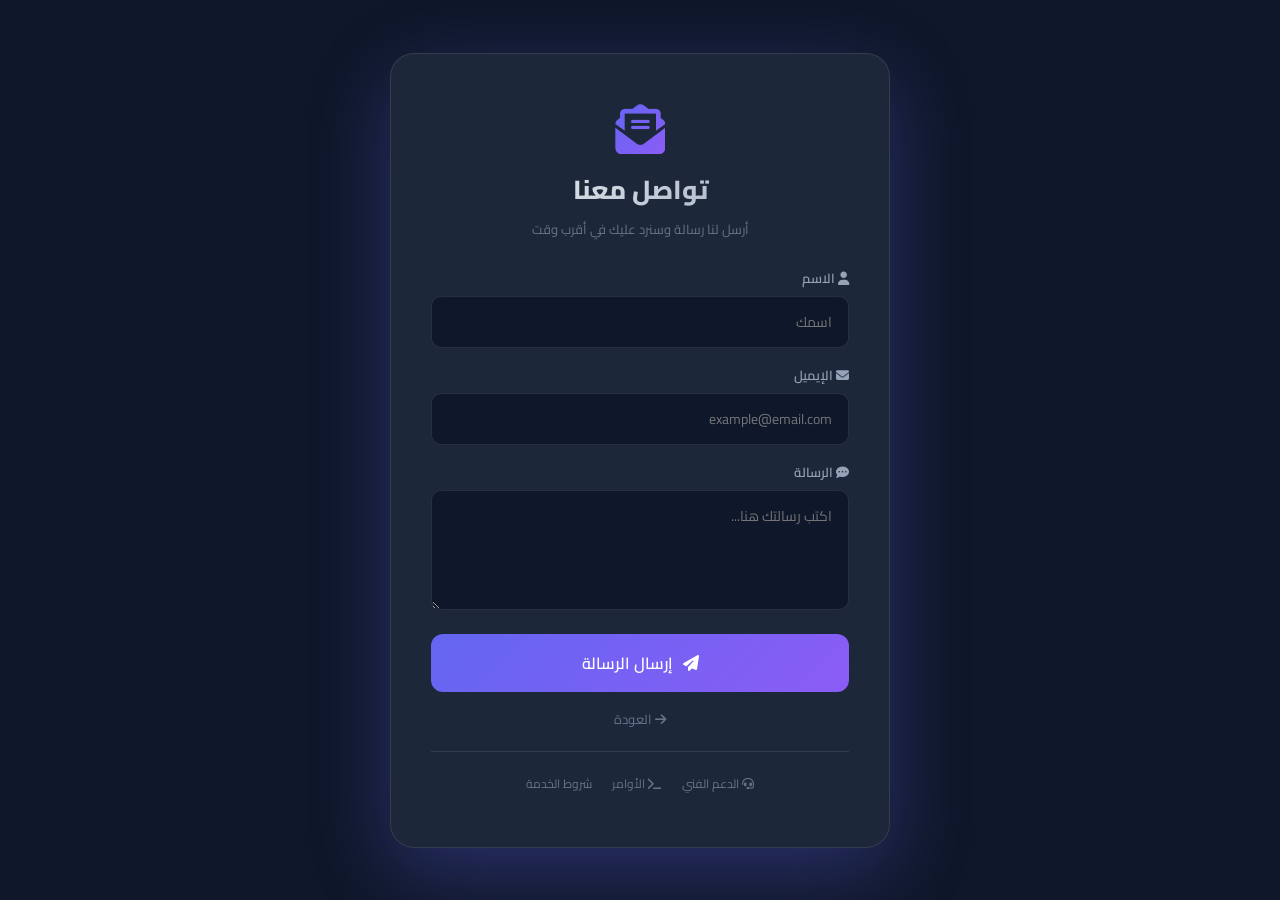
<file: templates/contact.html>
<!DOCTYPE html>
<html lang="ar" dir="rtl">
<head>
    <meta charset="UTF-8">
    <meta name="viewport" content="width=device-width, initial-scale=1.0">
    <title>MAX BOT - تواصل معنا</title>
    <link href="https://fonts.googleapis.com/css2?family=Cairo:wght@300;400;500;600;700;800&display=swap" rel="stylesheet">
    <link rel="stylesheet" href="https://cdnjs.cloudflare.com/ajax/libs/font-awesome/6.4.0/css/all.min.css">
    <style>
        *{margin:0;padding:0;box-sizing:border-box;font-family:'Cairo',sans-serif}
        body{background:#0f172a;color:#f8fafc;min-height:100vh;display:flex;align-items:center;justify-content:center;padding:20px}
        .contact-box{background:rgba(30,41,59,0.95);padding:50px 40px;border-radius:24px;max-width:500px;width:100%;box-shadow:0 25px 80px rgba(99,102,241,0.3);border:1px solid rgba(255,255,255,0.1);text-align:center}
        .logo{margin-bottom:25px}
        .logo i{font-size:50px;background:linear-gradient(135deg,#6366f1,#8b5cf6);-webkit-background-clip:text;-webkit-text-fill-color:transparent}
        .logo h1{font-size:26px;font-weight:800;margin-top:8px;background:linear-gradient(135deg,#f8fafc,#94a3b8);-webkit-background-clip:text;-webkit-text-fill-color:transparent}
        .logo p{color:#64748b;font-size:13px;margin-top:3px}
        .form-group{margin-bottom:15px;text-align:right}
        .form-group label{display:block;color:#94a3b8;font-size:13px;margin-bottom:6px;font-weight:600}
        .form-group input,.form-group textarea{width:100%;padding:12px 16px;border:1px solid rgba(255,255,255,0.1);border-radius:10px;background:#0f172a;color:#f8fafc;font-size:14px;transition:.3s;font-family:'Cairo',sans-serif}
        .form-group input:focus,.form-group textarea:focus{outline:none;border-color:#6366f1;box-shadow:0 0 0 3px rgba(99,102,241,0.2)}
        .form-group textarea{height:120px;resize:vertical}
        .btn-submit{width:100%;padding:14px;border:none;border-radius:12px;background:linear-gradient(135deg,#6366f1,#8b5cf6);color:#fff;font-size:16px;font-weight:600;cursor:pointer;transition:.3s;display:flex;align-items:center;justify-content:center;gap:10px}
        .btn-submit:hover{transform:translateY(-2px);box-shadow:0 10px 30px rgba(99,102,241,0.4)}
        .btn-submit:disabled{opacity:0.5;cursor:not-allowed;transform:none}
        .result{margin-top:15px;padding:12px;border-radius:10px;font-size:14px;display:none}
        .result.ok{display:block;background:rgba(16,185,129,0.2);color:#10b981}
        .result.err{display:block;background:rgba(239,68,68,0.2);color:#ef4444}
        .btn-back{display:block;margin-top:15px;color:#64748b;font-size:13px;text-decoration:none;transition:.2s}
        .btn-back:hover{color:#6366f1}
        .footer-links{margin-top:20px;padding-top:15px;border-top:1px solid rgba(255,255,255,0.1)}
        .footer-links a{color:#64748b;font-size:12px;text-decoration:none;margin:0 8px}
        .footer-links a:hover{color:#6366f1}
    </style>
</head>
<body>
<div class="contact-box">
    <div class="logo">
        <i class="fas fa-envelope-open-text"></i>
        <h1>تواصل معنا</h1>
        <p>أرسل لنا رسالة وسنرد عليك في أقرب وقت</p>
    </div>

    <form id="contact-form">
        <div class="form-group">
            <label><i class="fas fa-user"></i> الاسم</label>
            <input type="text" id="c-name" placeholder="اسمك" required>
        </div>
        <div class="form-group">
            <label><i class="fas fa-envelope"></i> الإيميل</label>
            <input type="email" id="c-email" placeholder="example@email.com" required>
        </div>
        <div class="form-group">
            <label><i class="fas fa-comment-dots"></i> الرسالة</label>
            <textarea id="c-message" placeholder="اكتب رسالتك هنا..." required></textarea>
        </div>
        <button type="submit" class="btn-submit" id="submit-btn">
            <i class="fas fa-paper-plane"></i> إرسال الرسالة
        </button>
    </form>

    <div class="result" id="result"></div>

    <a href="/" class="btn-back"><i class="fas fa-arrow-right"></i> العودة</a>

    <div class="footer-links">
        <a href="/support"><i class="fas fa-headset"></i> الدعم الفني</a>
        <a href="/commands"><i class="fas fa-terminal"></i> الأوامر</a>
        <a href="/terms">شروط الخدمة</a>
    </div>
</div>

<script>
document.getElementById('contact-form').addEventListener('submit', async function(e){
    e.preventDefault();
    const btn = document.getElementById('submit-btn');
    const res = document.getElementById('result');
    btn.disabled = true;
    btn.innerHTML = '<i class="fas fa-spinner fa-spin"></i> جاري الإرسال...';
    try {
        const r = await fetch('/api/contact', {
            method: 'POST',
            headers: {'Content-Type': 'application/json'},
            body: JSON.stringify({
                name: document.getElementById('c-name').value,
                email: document.getElementById('c-email').value,
                message: document.getElementById('c-message').value
            })
        });
        const d = await r.json();
        if(d.ok){
            res.className = 'result ok';
            res.innerHTML = '<i class="fas fa-check-circle"></i> ' + d.message;
            document.getElementById('contact-form').reset();
        } else {
            res.className = 'result err';
            res.innerHTML = '<i class="fas fa-times-circle"></i> ' + (d.error || 'خطأ غير معروف');
        }
    } catch(e){
        res.className = 'result err';
        res.innerHTML = '<i class="fas fa-times-circle"></i> خطأ في الاتصال';
    }
    btn.disabled = false;
    btn.innerHTML = '<i class="fas fa-paper-plane"></i> إرسال الرسالة';
});
</script>
</body>
</html>
</file>
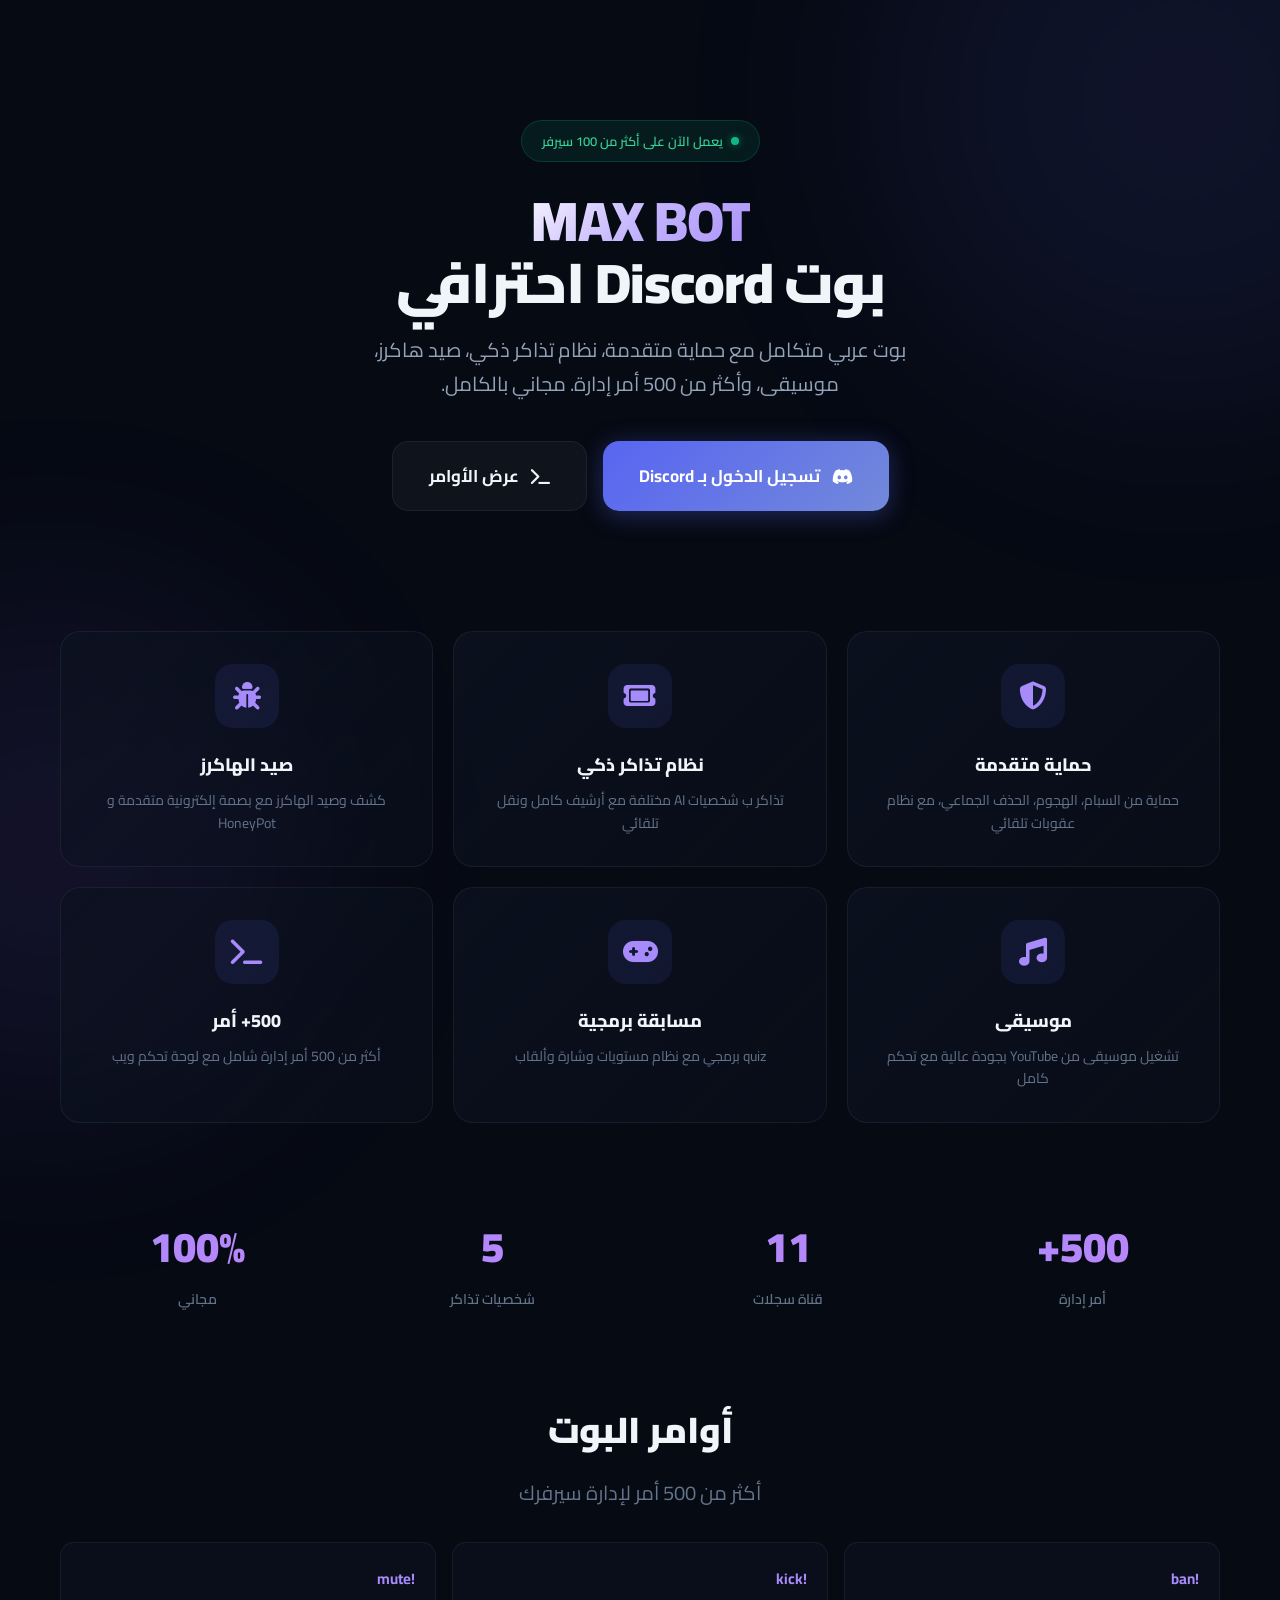
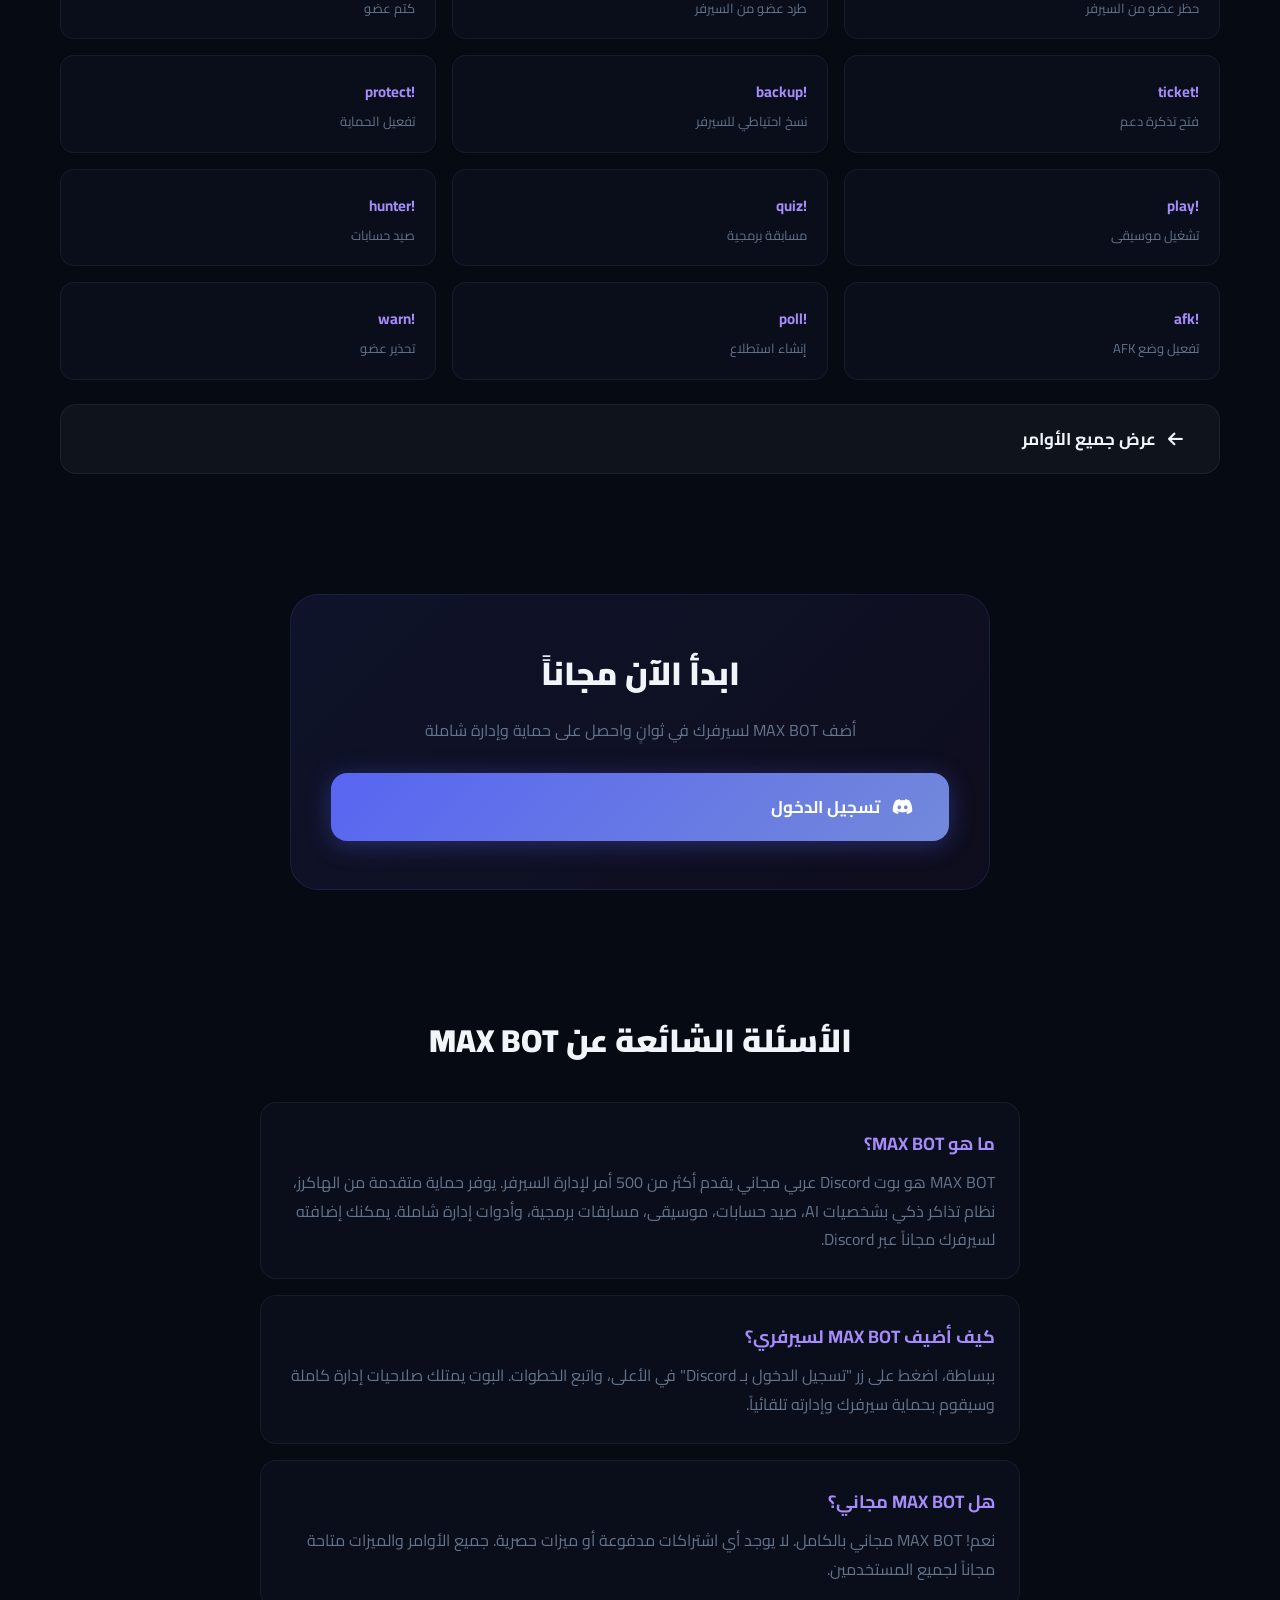
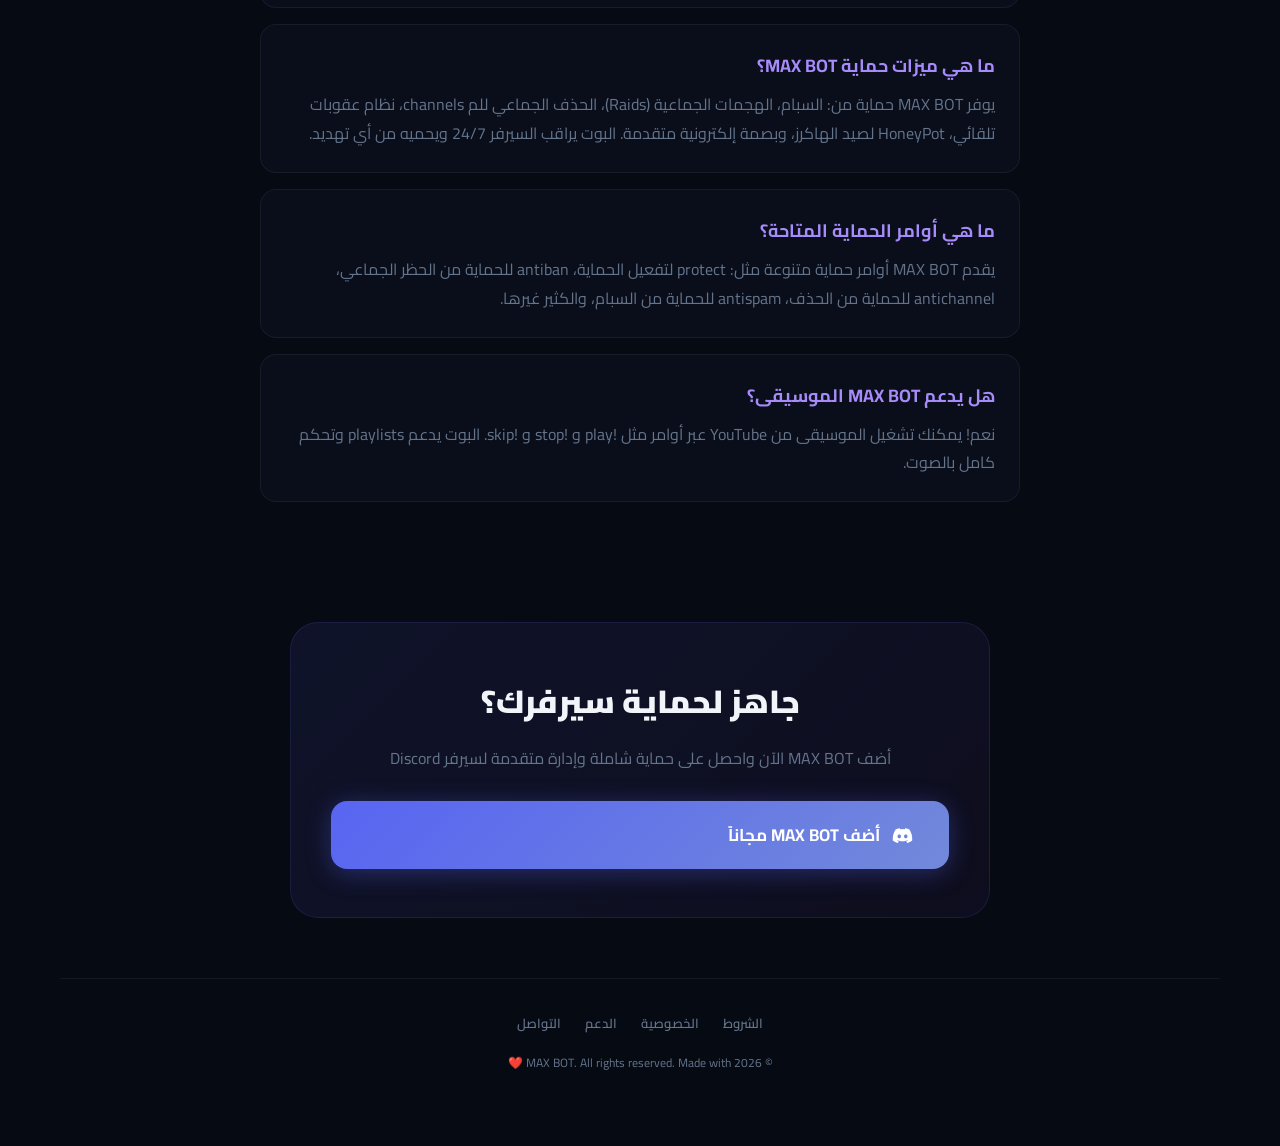
<file: templates/landing.html>
<!DOCTYPE html>
<html lang="ar" dir="rtl">
<head>
    <meta charset="UTF-8">
    <meta name="viewport" content="width=device-width, initial-scale=1.0">
    <title>MAX BOT - بوت Discord احترافي مجاني | حماية وإدارة وتذاكر 2026</title>
    <meta name="description" content="MAX BOT هو أفضل بوت Discord عربي مجاني. يوفر حماية متقدمة من الهاكرز، نظام تذاكر ذكي، صيد حسابات، موسيقى، وأكثر من 500 أمر إدارة. أضفه لسيرفرك الآن مجاناً!">
    <meta name="keywords" content="max bot, ماكس بوت, discord bot, بوت ديسكورد, بوت عربي, بوت مجاني, إدارة سيرفر, حماية, تذاكر, صيد, موسيقى, discord management, server protection, discord bot free, بوت ديسكورد مجاني, افضل بوت ديسكورد, best discord bot, discord bot 2026, بوت حماية سيرفر, بوت تذاكر, حماية من الهاكرز, صيد حسابات ديسكورد">
    <meta name="author" content="MAX BOT Team">
    <meta name="robots" content="index, follow, max-snippet:-1, max-image-preview:large, max-video-preview:-1">
    <meta name="googlebot" content="index, follow, max-snippet:-1, max-image-preview:large">
    <meta name="theme-color" content="#6366f1">
    <meta property="og:title" content="MAX BOT - أفضل بوت Discord عربي مجاني 2026">
    <meta property="og:description" content="بوت Discord عربي مجاني مع حماية متقدمة، تذاكر ذكية، صيد هاكرز، موسيقى، وأكثر من 500 أمر. أضفه لسيرفرك الآن!">
    <meta property="og:type" content="website">
    <meta property="og:url" content="https://web-production-f6fb8.up.railway.app">
    <meta property="og:site_name" content="MAX BOT">
    <meta property="og:locale" content="ar_AR">
    <meta name="twitter:card" content="summary_large_image">
    <meta name="twitter:title" content="MAX BOT - أفضل بوت Discord عربي مجاني 2026">
    <meta name="twitter:description" content="بوت Discord عربي مجاني. حماية، تذاكر، صيد، موسيقى. أضفه الآن!">
    <link rel="canonical" href="https://web-production-f6fb8.up.railway.app">
    <link href="https://fonts.googleapis.com/css2?family=Cairo:wght@300;400;500;600;700;800;900&display=swap" rel="stylesheet">
    <link rel="stylesheet" href="https://cdnjs.cloudflare.com/ajax/libs/font-awesome/6.4.0/css/all.min.css">
    <script type="application/ld+json">
    {
        "@context": "https://schema.org",
        "@type": "SoftwareApplication",
        "name": "MAX BOT",
        "alternateName": ["ماكس بوت", "Max Bot Discord", "MAX BOT Discord"],
        "applicationCategory": "SocialNetworkingApplication",
        "operatingSystem": "Discord",
        "description": "بوت Discord احترافي عربي مجاني مع حماية متقدمة وتذاكر ذكية ونظام صيد وموسيقى وأكثر من 500 أمر إدارة",
        "url": "https://web-production-f6fb8.up.railway.app",
        "screenshot": "https://web-production-f6fb8.up.railway.app/static/screenshot.png",
        "offers": { "@type": "Offer", "price": "0", "priceCurrency": "USD" },
        "author": { "@type": "Organization", "name": "MAX BOT Team" },
        "aggregateRating": { "@type": "AggregateRating", "ratingValue": "4.8", "ratingCount": "150" }
    }
    </script>
    <style>
        *{margin:0;padding:0;box-sizing:border-box;font-family:'Cairo',sans-serif}
        :root{
            --primary:#6366f1;--primary-l:#818cf8;--primary-d:#4f46e5;
            --accent:#a78bfa;--accent2:#c084fc;
            --green:#10b981;--green-l:#34d399;
            --bg:#060a13;--bg2:#0c1220;--bg3:#131b2e;
            --text:#f1f5f9;--text2:#94a3b8;--text3:#64748b;
        }
        body{background:var(--bg);color:var(--text);min-height:100vh;overflow-x:hidden}
        .bg{position:fixed;inset:0;z-index:0;pointer-events:none}
        .bg .orb{position:absolute;border-radius:50%;filter:blur(120px);opacity:0.1;animation:fl 20s infinite ease-in-out}
        .bg .o1{width:600px;height:600px;background:#6366f1;top:-200px;right:-200px}
        .bg .o2{width:500px;height:500px;background:#8b5cf6;bottom:-200px;left:-200px;animation-delay:-7s}
        @keyframes fl{0%,100%{transform:translate(0,0)}50%{transform:translate(50px,-80px)}}
        .wrap{position:relative;z-index:1;max-width:1200px;margin:0 auto;padding:40px 20px}
        .hero{text-align:center;padding:80px 0 60px}
        .badge{display:inline-flex;align-items:center;gap:8px;background:rgba(16,185,129,0.1);border:1px solid rgba(16,185,129,0.2);color:var(--green-l);padding:8px 20px;border-radius:24px;font-size:13px;font-weight:600;margin-bottom:28px}
        .badge .dot{width:8px;height:8px;border-radius:50%;background:var(--green);box-shadow:0 0 8px rgba(16,185,129,0.6);animation:blink 2s infinite}
        @keyframes blink{0%,100%{opacity:1}50%{opacity:0.4}}
        h1{font-size:56px;font-weight:900;letter-spacing:-1px;line-height:1.1;margin-bottom:20px}
        h1 .grad{background:linear-gradient(135deg,#fff,#c4b5fd,#a78bfa);-webkit-background-clip:text;-webkit-text-fill-color:transparent}
        .sub{font-size:20px;color:var(--text2);line-height:1.7;margin-bottom:40px;max-width:600px;margin-left:auto;margin-right:auto}
        .btns{display:flex;gap:16px;justify-content:center;flex-wrap:wrap;margin-bottom:60px}
        .btn{padding:18px 36px;border:none;border-radius:16px;font-size:17px;font-weight:700;cursor:pointer;transition:all 0.3s;display:flex;align-items:center;gap:12px;text-decoration:none;font-family:'Cairo',sans-serif}
        .btn1{background:linear-gradient(135deg,#5865F2,#7289DA);color:#fff;box-shadow:0 4px 24px rgba(88,101,242,0.35)}
        .btn1:hover{transform:translateY(-4px);box-shadow:0 8px 32px rgba(88,101,242,0.5)}
        .btn2{background:rgba(255,255,255,0.04);color:var(--text);border:1px solid rgba(255,255,255,0.06)}
        .btn2:hover{background:rgba(99,102,241,0.1);border-color:rgba(99,102,241,0.25);transform:translateY(-3px)}
        .features{display:grid;grid-template-columns:repeat(3,1fr);gap:20px;margin-bottom:60px}
        @media(max-width:900px){.features{grid-template-columns:repeat(2,1fr)}}
        @media(max-width:600px){.features{grid-template-columns:1fr}}
        .fcard{background:linear-gradient(135deg,rgba(12,18,32,0.8),rgba(12,18,32,0.4));border:1px solid rgba(255,255,255,0.06);border-radius:20px;padding:32px 28px;text-align:center;transition:all 0.4s}
        .fcard:hover{transform:translateY(-8px);border-color:rgba(99,102,241,0.2);box-shadow:0 24px 48px rgba(0,0,0,0.3)}
        .ficon{width:64px;height:64px;border-radius:18px;display:flex;align-items:center;justify-content:center;margin:0 auto 20px;font-size:28px;background:rgba(99,102,241,0.1);color:var(--accent)}
        .fcard:hover .ficon{background:rgba(99,102,241,0.2);transform:scale(1.1)}
        .fcard h3{font-size:18px;font-weight:800;margin-bottom:8px}
        .fcard p{font-size:14px;color:var(--text3);line-height:1.6}
        .stats{display:grid;grid-template-columns:repeat(4,1fr);gap:20px;margin-bottom:60px}
        @media(max-width:768px){.stats{grid-template-columns:repeat(2,1fr)}}
        .stat{text-align:center;padding:24px}
        .stat .num{font-size:42px;font-weight:900;background:linear-gradient(135deg,var(--accent),var(--accent2));-webkit-background-clip:text;-webkit-text-fill-color:transparent}
        .stat .lbl{color:var(--text3);font-size:14px;font-weight:600}
        .cta{text-align:center;padding:60px 0}
        .cta-box{max-width:700px;margin:0 auto;background:linear-gradient(135deg,rgba(99,102,241,0.1),rgba(168,85,247,0.05));border:1px solid rgba(99,102,241,0.15);border-radius:28px;padding:48px 40px}
        .cta-box h2{font-size:32px;font-weight:900;margin-bottom:12px}
        .cta-box p{color:var(--text3);font-size:16px;margin-bottom:28px}
        footer{border-top:1px solid rgba(255,255,255,0.06);padding:32px 0;text-align:center}
        .flinks{display:flex;justify-content:center;gap:24px;flex-wrap:wrap;margin-bottom:16px}
        .flinks a{color:var(--text3);text-decoration:none;font-size:13px;font-weight:600;transition:0.3s}
        .flinks a:hover{color:var(--accent)}
        .copy{color:var(--text3);font-size:12px}
        .commands-section{margin-bottom:60px}
        .commands-section h2{font-size:36px;font-weight:900;text-align:center;margin-bottom:12px}
        .commands-section .sub{text-align:center;color:var(--text3);margin-bottom:32px}
        .cmd-grid{display:grid;grid-template-columns:repeat(auto-fill,minmax(280px,1fr));gap:16px}
        .cmd-item{background:rgba(12,18,32,0.6);border:1px solid rgba(255,255,255,0.06);border-radius:14px;padding:20px;transition:0.3s}
        .cmd-item:hover{border-color:rgba(99,102,241,0.2);transform:translateY(-2px)}
        .cmd-item code{color:var(--accent);font-weight:700;font-size:15px}
        .cmd-item p{color:var(--text3);font-size:13px;margin-top:6px;line-height:1.5}
    </style>
</head>
<body>
    <div class="bg"><div class="orb o1"></div><div class="orb o2"></div></div>
    <div class="wrap">
        <header class="hero">
            <div class="badge"><span class="dot"></span> يعمل الآن على أكثر من 100 سيرفر</div>
            <h1><span class="grad">MAX BOT</span><br>بوت Discord احترافي</h1>
            <p class="sub">بوت عربي متكامل مع حماية متقدمة، نظام تذاكر ذكي، صيد هاكرز، موسيقى، وأكثر من 500 أمر إدارة. مجاني بالكامل.</p>
            <div class="btns">
                <a href="/login" class="btn btn1"><i class="fab fa-discord"></i> تسجيل الدخول بـ Discord</a>
                <a href="/commands" class="btn btn2"><i class="fas fa-terminal"></i> عرض الأوامر</a>
            </div>
        </header>

        <section class="features">
            <div class="fcard">
                <div class="ficon"><i class="fas fa-shield-halved"></i></div>
                <h3>حماية متقدمة</h3>
                <p>حماية من السبام، الهجوم، الحذف الجماعي، مع نظام عقوبات تلقائي</p>
            </div>
            <div class="fcard">
                <div class="ficon"><i class="fas fa-ticket"></i></div>
                <h3>نظام تذاكر ذكي</h3>
                <p>تذاكر ب شخصيات AI مختلفة مع أرشيف كامل ونقل تلقائي</p>
            </div>
            <div class="fcard">
                <div class="ficon"><i class="fas fa-bug"></i></div>
                <h3>صيد الهاكرز</h3>
                <p>كشف وصيد الهاكرز مع بصمة إلكترونية متقدمة و HoneyPot</p>
            </div>
            <div class="fcard">
                <div class="ficon"><i class="fas fa-music"></i></div>
                <h3>موسيقى</h3>
                <p>تشغيل موسيقى من YouTube بجودة عالية مع تحكم كامل</p>
            </div>
            <div class="fcard">
                <div class="ficon"><i class="fas fa-gamepad"></i></div>
                <h3>مسابقة برمجية</h3>
                <p>quiz برمجي مع نظام مستويات وشارة وألقاب</p>
            </div>
            <div class="fcard">
                <div class="ficon"><i class="fas fa-terminal"></i></div>
                <h3>500+ أمر</h3>
                <p>أكثر من 500 أمر إدارة شامل مع لوحة تحكم ويب</p>
            </div>
        </section>

        <section class="stats">
            <div class="stat"><div class="num">500+</div><div class="lbl">أمر إدارة</div></div>
            <div class="stat"><div class="num">11</div><div class="lbl">قناة سجلات</div></div>
            <div class="stat"><div class="num">5</div><div class="lbl">شخصيات تذاكر</div></div>
            <div class="stat"><div class="num">100%</div><div class="lbl">مجاني</div></div>
        </section>

        <section class="commands-section">
            <h2>أوامر البوت</h2>
            <p class="sub">أكثر من 500 أمر لإدارة سيرفرك</p>
            <div class="cmd-grid">
                <div class="cmd-item"><code>!ban</code><p>حظر عضو من السيرفر</p></div>
                <div class="cmd-item"><code>!kick</code><p>طرد عضو من السيرفر</p></div>
                <div class="cmd-item"><code>!mute</code><p>كتم عضو</p></div>
                <div class="cmd-item"><code>!ticket</code><p>فتح تذكرة دعم</p></div>
                <div class="cmd-item"><code>!backup</code><p>نسخ احتياطي للسيرفر</p></div>
                <div class="cmd-item"><code>!protect</code><p>تفعيل الحماية</p></div>
                <div class="cmd-item"><code>!play</code><p>تشغيل موسيقى</p></div>
                <div class="cmd-item"><code>!quiz</code><p>مسابقة برمجية</p></div>
                <div class="cmd-item"><code>!hunter</code><p>صيد حسابات</p></div>
                <div class="cmd-item"><code>!afk</code><p>تفعيل وضع AFK</p></div>
                <div class="cmd-item"><code>!poll</code><p>إنشاء استطلاع</p></div>
                <div class="cmd-item"><code>!warn</code><p>تحذير عضو</p></div>
            </div>
            <div style="text-align:center;margin-top:24px">
                <a href="/commands" class="btn btn2"><i class="fas fa-arrow-left"></i> عرض جميع الأوامر</a>
            </div>
        </section>

        <section class="cta">
            <div class="cta-box">
                <h2>ابدأ الآن مجاناً</h2>
                <p>أضف MAX BOT لسيرفرك في ثوانٍ واحصل على حماية وإدارة شاملة</p>
                <a href="/login" class="btn btn1"><i class="fab fa-discord"></i> تسجيل الدخول</a>
            </div>
        </section>

        <section class="faq-section" style="max-width:800px;margin:60px auto;padding:0 20px">
            <h2 style="font-size:32px;font-weight:900;text-align:center;margin-bottom:32px">الأسئلة الشائعة عن MAX BOT</h2>
            
            <div style="background:rgba(12,18,32,0.6);border:1px solid rgba(255,255,255,0.06);border-radius:16px;padding:24px;margin-bottom:16px">
                <h3 style="color:var(--accent);font-size:18px;margin-bottom:8px">ما هو MAX BOT؟</h3>
                <p style="color:var(--text3);line-height:1.8">MAX BOT هو بوت Discord عربي مجاني يقدم أكثر من 500 أمر لإدارة السيرفر. يوفر حماية متقدمة من الهاكرز، نظام تذاكر ذكي بشخصيات AI، صيد حسابات، موسيقى، مسابقات برمجية، وأدوات إدارة شاملة. يمكنك إضافته لسيرفرك مجاناً عبر Discord.</p>
            </div>

            <div style="background:rgba(12,18,32,0.6);border:1px solid rgba(255,255,255,0.06);border-radius:16px;padding:24px;margin-bottom:16px">
                <h3 style="color:var(--accent);font-size:18px;margin-bottom:8px">كيف أضيف MAX BOT لسيرفري؟</h3>
                <p style="color:var(--text3);line-height:1.8">ببساطة، اضغط على زر "تسجيل الدخول بـ Discord" في الأعلى، واتبع الخطوات. البوت يمتلك صلاحيات إدارة كاملة وسيقوم بحماية سيرفرك وإدارته تلقائياً.</p>
            </div>

            <div style="background:rgba(12,18,32,0.6);border:1px solid rgba(255,255,255,0.06);border-radius:16px;padding:24px;margin-bottom:16px">
                <h3 style="color:var(--accent);font-size:18px;margin-bottom:8px">هل MAX BOT مجاني؟</h3>
                <p style="color:var(--text3);line-height:1.8">نعم! MAX BOT مجاني بالكامل. لا يوجد أي اشتراكات مدفوعة أو ميزات حصرية. جميع الأوامر والميزات متاحة مجاناً لجميع المستخدمين.</p>
            </div>

            <div style="background:rgba(12,18,32,0.6);border:1px solid rgba(255,255,255,0.06);border-radius:16px;padding:24px;margin-bottom:16px">
                <h3 style="color:var(--accent);font-size:18px;margin-bottom:8px">ما هي ميزات حماية MAX BOT؟</h3>
                <p style="color:var(--text3);line-height:1.8">يوفر MAX BOT حماية من: السبام، الهجمات الجماعية (Raids)، الحذف الجماعي للم channels، نظام عقوبات تلقائي، HoneyPot لصيد الهاكرز، وبصمة إلكترونية متقدمة. البوت يراقب السيرفر 24/7 ويحميه من أي تهديد.</p>
            </div>

            <div style="background:rgba(12,18,32,0.6);border:1px solid rgba(255,255,255,0.06);border-radius:16px;padding:24px;margin-bottom:16px">
                <h3 style="color:var(--accent);font-size:18px;margin-bottom:8px">ما هي أوامر الحماية المتاحة؟</h3>
                <p style="color:var(--text3);line-height:1.8">يقدم MAX BOT أوامر حماية متنوعة مثل: protect لتفعيل الحماية، antiban للحماية من الحظر الجماعي، antichannel للحماية من الحذف، antispam للحماية من السبام، والكثير غيرها.</p>
            </div>

            <div style="background:rgba(12,18,32,0.6);border:1px solid rgba(255,255,255,0.06);border-radius:16px;padding:24px;margin-bottom:16px">
                <h3 style="color:var(--accent);font-size:18px;margin-bottom:8px">هل يدعم MAX BOT الموسيقى؟</h3>
                <p style="color:var(--text3);line-height:1.8">نعم! يمكنك تشغيل الموسيقى من YouTube عبر أوامر مثل !play و !stop و !skip. البوت يدعم playlists وتحكم كامل بالصوت.</p>
            </div>
        </section>

        <section class="cta">
            <div class="cta-box">
                <h2>جاهز لحماية سيرفرك؟</h2>
                <p>أضف MAX BOT الآن واحصل على حماية شاملة وإدارة متقدمة لسيرفر Discord</p>
                <a href="/login" class="btn btn1"><i class="fab fa-discord"></i> أضف MAX BOT مجاناً</a>
            </div>
        </section>

        <footer>
            <div class="flinks">
                <a href="/terms">الشروط</a>
                <a href="/privacy">الخصوصية</a>
                <a href="/support">الدعم</a>
                <a href="/contact">التواصل</a>
            </div>
            <p class="copy">© 2026 MAX BOT. All rights reserved. Made with ❤️</p>
        </footer>
    </div>
</body>
</html>
</file>
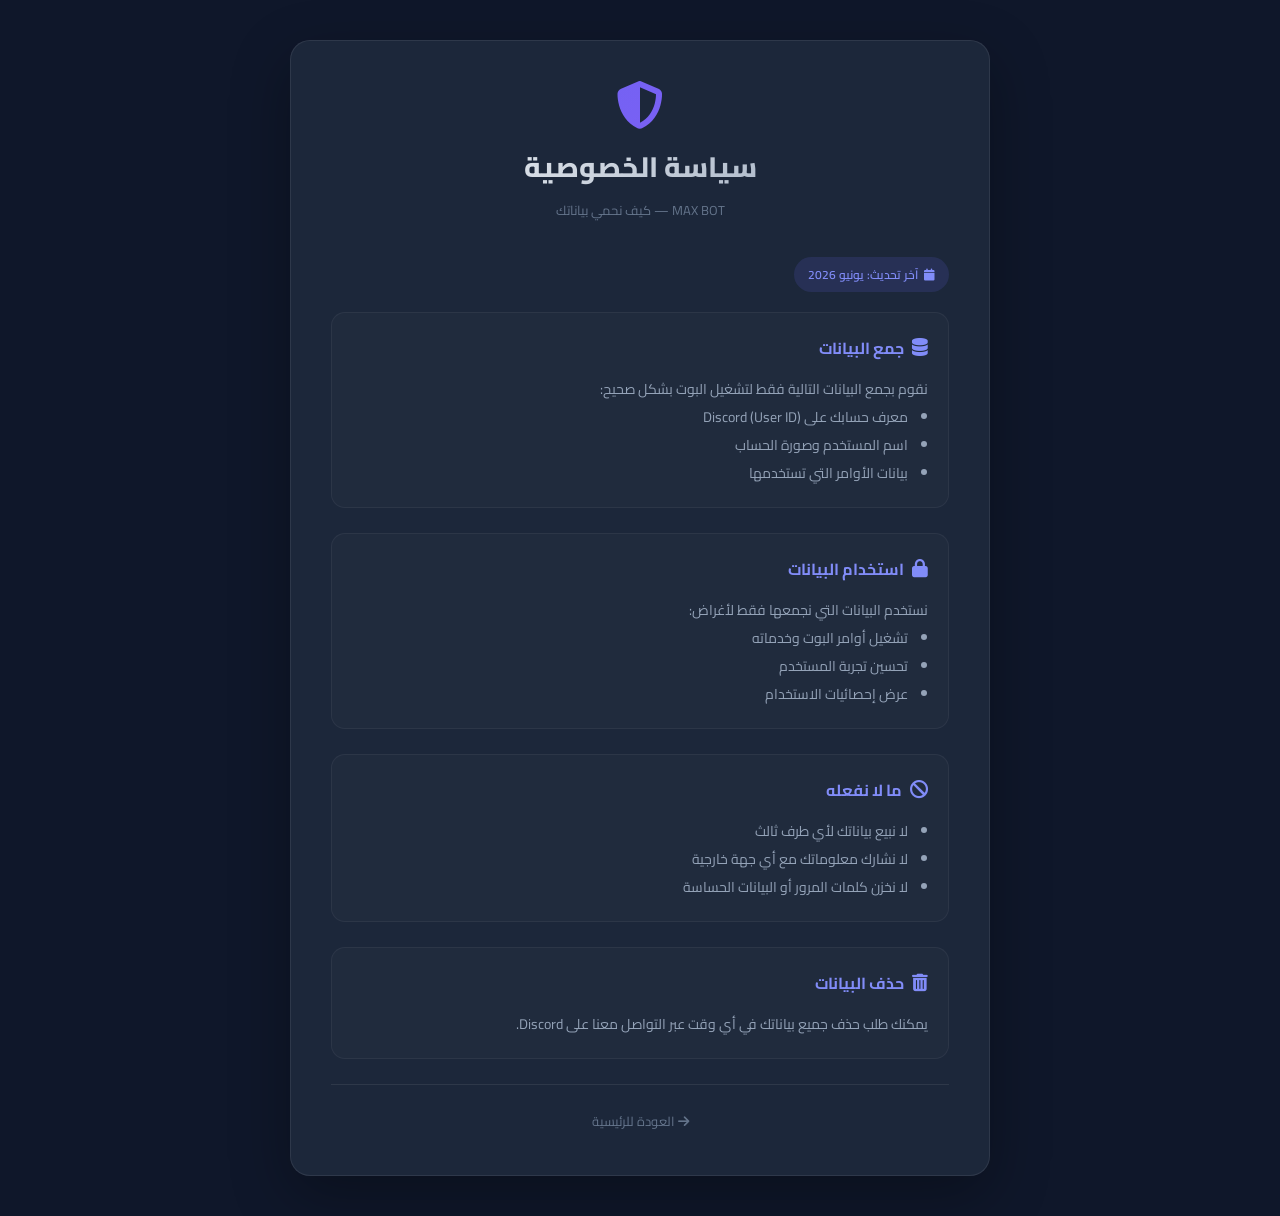
<file: templates/privacy.html>
﻿<!DOCTYPE html>
<html lang="ar" dir="rtl">
<head>
    <meta charset="UTF-8">
    <meta name="viewport" content="width=device-width, initial-scale=1.0">
    <title>MAX BOT - سياسة الخصوصية</title>
    <link href="https://fonts.googleapis.com/css2?family=Cairo:wght@300;400;500;600;700;800&display=swap" rel="stylesheet">
    <link rel="stylesheet" href="https://cdnjs.cloudflare.com/ajax/libs/font-awesome/6.4.0/css/all.min.css">
    <style>
        *{margin:0;padding:0;box-sizing:border-box;font-family:'Cairo',sans-serif}
        body{background:#0f172a;color:#f8fafc;min-height:100vh;padding:40px 20px}
        .container{max-width:700px;margin:0 auto}
        .card{background:rgba(30,41,59,0.95);border-radius:20px;padding:40px;border:1px solid rgba(255,255,255,0.08);box-shadow:0 20px 60px rgba(0,0,0,0.3)}
        .header{text-align:center;margin-bottom:35px}
        .header i{font-size:48px;background:linear-gradient(135deg,#6366f1,#8b5cf6);-webkit-background-clip:text;-webkit-text-fill-color:transparent;margin-bottom:12px;display:block}
        .header h1{font-size:28px;font-weight:800;background:linear-gradient(135deg,#f8fafc,#94a3b8);-webkit-background-clip:text;-webkit-text-fill-color:transparent}
        .header p{color:#64748b;font-size:13px;margin-top:5px}
        .section{margin-bottom:25px;padding:20px;background:rgba(255,255,255,0.02);border-radius:14px;border:1px solid rgba(255,255,255,0.05)}
        .section h3{color:#818cf8;font-size:16px;margin-bottom:12px;display:flex;align-items:center;gap:8px}
        .section h3 i{font-size:18px}
        .section p,.section li{color:#94a3b8;font-size:14px;line-height:2}
        .section ul{padding-right:20px}
        .badge{display:inline-flex;align-items:center;gap:6px;background:rgba(99,102,241,0.15);color:#818cf8;padding:6px 14px;border-radius:20px;font-size:12px;font-weight:600;margin-bottom:20px}
        .footer-link{display:block;text-align:center;margin-top:25px;padding-top:20px;border-top:1px solid rgba(255,255,255,0.08)}
        .footer-link a{color:#64748b;font-size:13px;text-decoration:none;transition:.2s}
        .footer-link a:hover{color:#6366f1}
    </style>
</head>
<body>
<div class="container">
    <div class="card">
        <div class="header">
            <i class="fas fa-shield-alt"></i>
            <h1>سياسة الخصوصية</h1>
            <p>MAX BOT — كيف نحمي بياناتك</p>
        </div>
        <div class="badge"><i class="fas fa-calendar"></i> آخر تحديث: يونيو 2026</div>

        <div class="section">
            <h3><i class="fas fa-database"></i> جمع البيانات</h3>
            <p>نقوم بجمع البيانات التالية فقط لتشغيل البوت بشكل صحيح:</p>
            <ul>
                <li>معرف حسابك على Discord (User ID)</li>
                <li>اسم المستخدم وصورة الحساب</li>
                <li>بيانات الأوامر التي تستخدمها</li>
            </ul>
        </div>

        <div class="section">
            <h3><i class="fas fa-lock"></i> استخدام البيانات</h3>
            <p>نستخدم البيانات التي نجمعها فقط لأغراض:</p>
            <ul>
                <li>تشغيل أوامر البوت وخدماته</li>
                <li>تحسين تجربة المستخدم</li>
                <li>عرض إحصائيات الاستخدام</li>
            </ul>
        </div>

        <div class="section">
            <h3><i class="fas fa-ban"></i> ما لا نفعله</h3>
            <ul>
                <li>لا نبيع بياناتك لأي طرف ثالث</li>
                <li>لا نشارك معلوماتك مع أي جهة خارجية</li>
                <li>لا نخزن كلمات المرور أو البيانات الحساسة</li>
            </ul>
        </div>

        <div class="section">
            <h3><i class="fas fa-trash-alt"></i> حذف البيانات</h3>
            <p>يمكنك طلب حذف جميع بياناتك في أي وقت عبر التواصل معنا على Discord.</p>
        </div>

        <div class="footer-link">
            <a href="/"><i class="fas fa-arrow-right"></i> العودة للرئيسية</a>
        </div>
    </div>
</div>
</body>
</html>
</file>
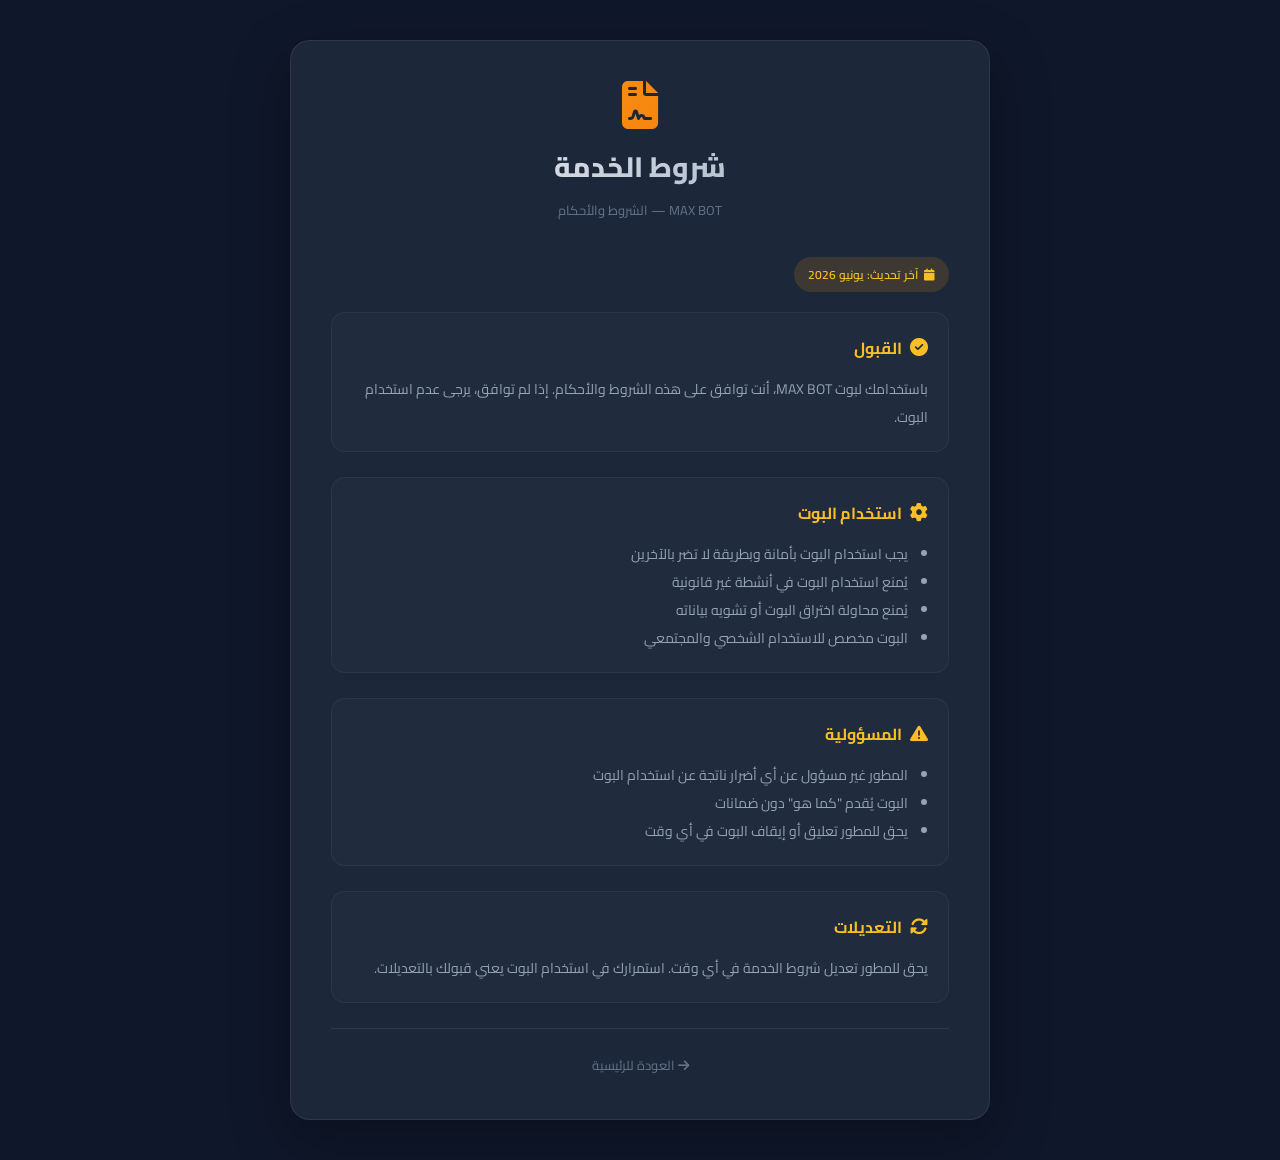
<file: templates/terms.html>
﻿<!DOCTYPE html>
<html lang="ar" dir="rtl">
<head>
    <meta charset="UTF-8">
    <meta name="viewport" content="width=device-width, initial-scale=1.0">
    <title>MAX BOT - شروط الخدمة</title>
    <link href="https://fonts.googleapis.com/css2?family=Cairo:wght@300;400;500;600;700;800&display=swap" rel="stylesheet">
    <link rel="stylesheet" href="https://cdnjs.cloudflare.com/ajax/libs/font-awesome/6.4.0/css/all.min.css">
    <style>
        *{margin:0;padding:0;box-sizing:border-box;font-family:'Cairo',sans-serif}
        body{background:#0f172a;color:#f8fafc;min-height:100vh;padding:40px 20px}
        .container{max-width:700px;margin:0 auto}
        .card{background:rgba(30,41,59,0.95);border-radius:20px;padding:40px;border:1px solid rgba(255,255,255,0.08);box-shadow:0 20px 60px rgba(0,0,0,0.3)}
        .header{text-align:center;margin-bottom:35px}
        .header i{font-size:48px;background:linear-gradient(135deg,#f59e0b,#f97316);-webkit-background-clip:text;-webkit-text-fill-color:transparent;margin-bottom:12px;display:block}
        .header h1{font-size:28px;font-weight:800;background:linear-gradient(135deg,#f8fafc,#94a3b8);-webkit-background-clip:text;-webkit-text-fill-color:transparent}
        .header p{color:#64748b;font-size:13px;margin-top:5px}
        .section{margin-bottom:25px;padding:20px;background:rgba(255,255,255,0.02);border-radius:14px;border:1px solid rgba(255,255,255,0.05)}
        .section h3{color:#fbbf24;font-size:16px;margin-bottom:12px;display:flex;align-items:center;gap:8px}
        .section h3 i{font-size:18px}
        .section p,.section li{color:#94a3b8;font-size:14px;line-height:2}
        .section ul{padding-right:20px}
        .badge{display:inline-flex;align-items:center;gap:6px;background:rgba(245,158,11,0.15);color:#fbbf24;padding:6px 14px;border-radius:20px;font-size:12px;font-weight:600;margin-bottom:20px}
        .footer-link{display:block;text-align:center;margin-top:25px;padding-top:20px;border-top:1px solid rgba(255,255,255,0.08)}
        .footer-link a{color:#64748b;font-size:13px;text-decoration:none;transition:.2s}
        .footer-link a:hover{color:#6366f1}
    </style>
</head>
<body>
<div class="container">
    <div class="card">
        <div class="header">
            <i class="fas fa-file-contract"></i>
            <h1>شروط الخدمة</h1>
            <p>MAX BOT — الشروط والأحكام</p>
        </div>
        <div class="badge"><i class="fas fa-calendar"></i> آخر تحديث: يونيو 2026</div>

        <div class="section">
            <h3><i class="fas fa-check-circle"></i> القبول</h3>
            <p>باستخدامك لبوت MAX BOT، أنت توافق على هذه الشروط والأحكام. إذا لم توافق، يرجى عدم استخدام البوت.</p>
        </div>

        <div class="section">
            <h3><i class="fas fa-cog"></i> استخدام البوت</h3>
            <ul>
                <li>يجب استخدام البوت بأمانة وبطريقة لا تضر بالآخرين</li>
                <li>يُمنع استخدام البوت في أنشطة غير قانونية</li>
                <li>يُمنع محاولة اختراق البوت أو تشويه بياناته</li>
                <li>البوت مخصص للاستخدام الشخصي والمجتمعي</li>
            </ul>
        </div>

        <div class="section">
            <h3><i class="fas fa-exclamation-triangle"></i> المسؤولية</h3>
            <ul>
                <li>المطور غير مسؤول عن أي أضرار ناتجة عن استخدام البوت</li>
                <li>البوت يُقدم "كما هو" دون ضمانات</li>
                <li>يحق للمطور تعليق أو إيقاف البوت في أي وقت</li>
            </ul>
        </div>

        <div class="section">
            <h3><i class="fas fa-sync-alt"></i> التعديلات</h3>
            <p>يحق للمطور تعديل شروط الخدمة في أي وقت. استمرارك في استخدام البوت يعني قبولك بالتعديلات.</p>
        </div>

        <div class="footer-link">
            <a href="/"><i class="fas fa-arrow-right"></i> العودة للرئيسية</a>
        </div>
    </div>
</div>
</body>
</html>
</file>
